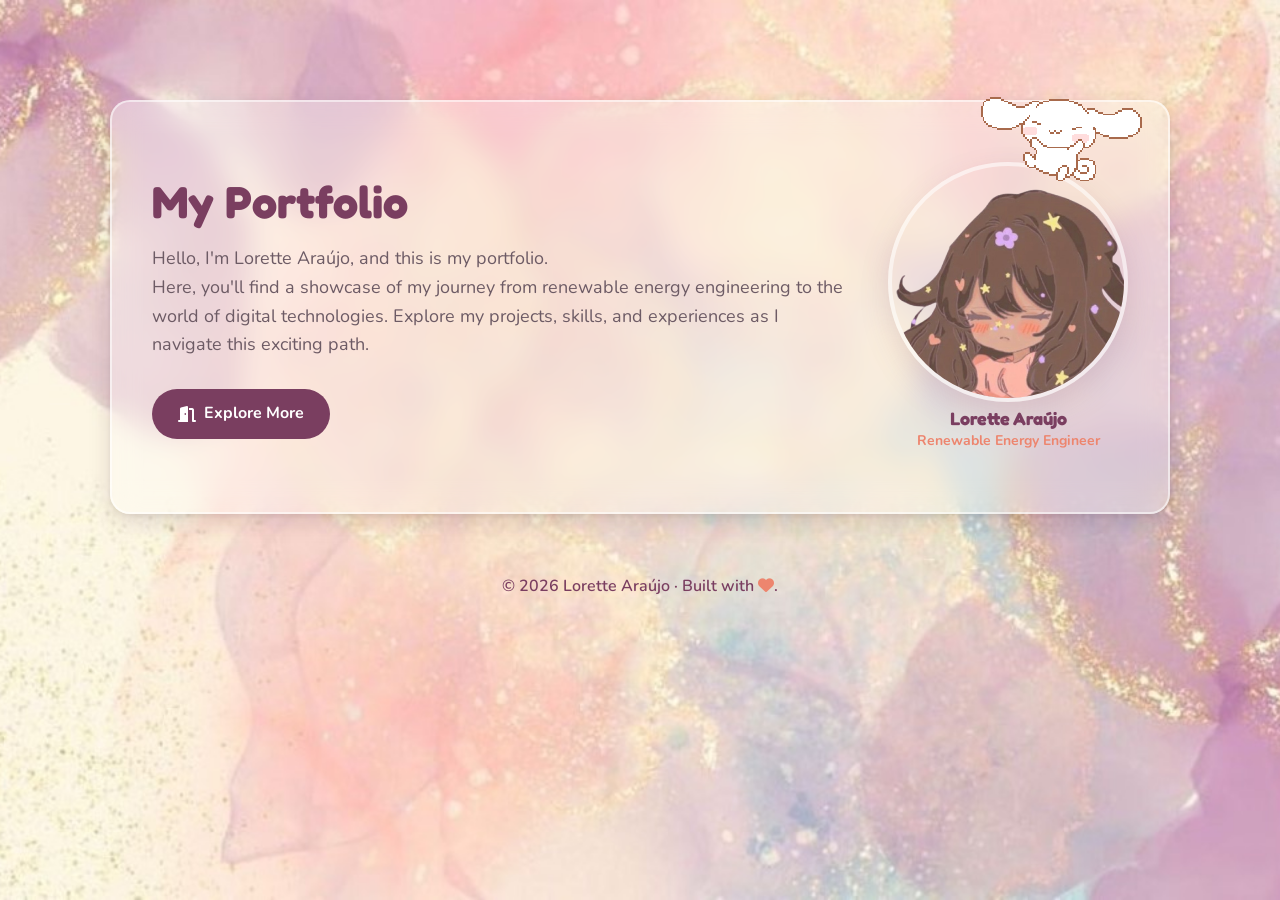
<file: M8_Front-end_&_Inteligencia_Artificial/Lorette/index.html>
<!DOCTYPE html>
<html lang="en">
<head>
  <meta charset="UTF-8">
  <meta name="viewport" content="width=device-width, initial-scale=1.0">
  <meta name="description" content="Welcome to Lorette Araújo's portfolio. Explore her journey from renewable energy engineering to digital technologies.">
  <title>Lorette Araújo | Portfolio</title>
  <link rel="icon" type="image/png" href="images/hibiscus_logo.png">

  <link rel="preconnect" href="https://fonts.googleapis.com">
  <link rel="preconnect" href="https://fonts.gstatic.com" crossorigin>
  <link href="https://fonts.googleapis.com/css2?family=Fredoka:wght@400;600;700&family=Nunito:wght@400;600;700;800&family=Quicksand:wght@500;600;700&display=swap" rel="stylesheet">
  <link rel="stylesheet" href="https://cdnjs.cloudflare.com/ajax/libs/font-awesome/6.4.0/css/all.min.css">
  <link rel="stylesheet" href="style.css">
</head>
<body class="landing-page">
  <main class="container">
    <section class="hero-section" aria-labelledby="welcome-title">
      <div class="interactive-cat">
        <img src="images/bunny.gif" alt="Animated pixel-art bunny">
      </div>
      <div class="hero-content">
        <h1 id="welcome-title">My Portfolio</h1>
        <p class="hero-subtitle">
          Hello, I'm Lorette Araújo, and this is my portfolio. <br> Here, you'll find a showcase of my journey from renewable energy engineering to the world of digital technologies. Explore my projects, skills, and experiences as I navigate this exciting path.
        </p>
        <div class="hero-actions">
          <a href="portfolio.html" class="btn primary-btn">
            <i class="fa-solid fa-door-open" aria-hidden="true"></i>
            Explore More
          </a>
        </div>
      </div>
      <div class="hero-profile-column">
        <div class="hero-profile">
          <img src="images/avatars.png" alt="Portrait of Lorette Araújo">
        </div>
        <div class="hero-profile-details">
          <h2>Lorette Araújo</h2>
          <p>Renewable Energy Engineer</p>
        </div>
      </div>
    </section>
  </main>

  <footer class="footer">
    <p>© 2026 Lorette Araújo · Built with <i class="fa-solid fa-heart" aria-hidden="true"></i>.</p>
  </footer>

  <script src="script.js"></script>
</body>
</html>
</file>
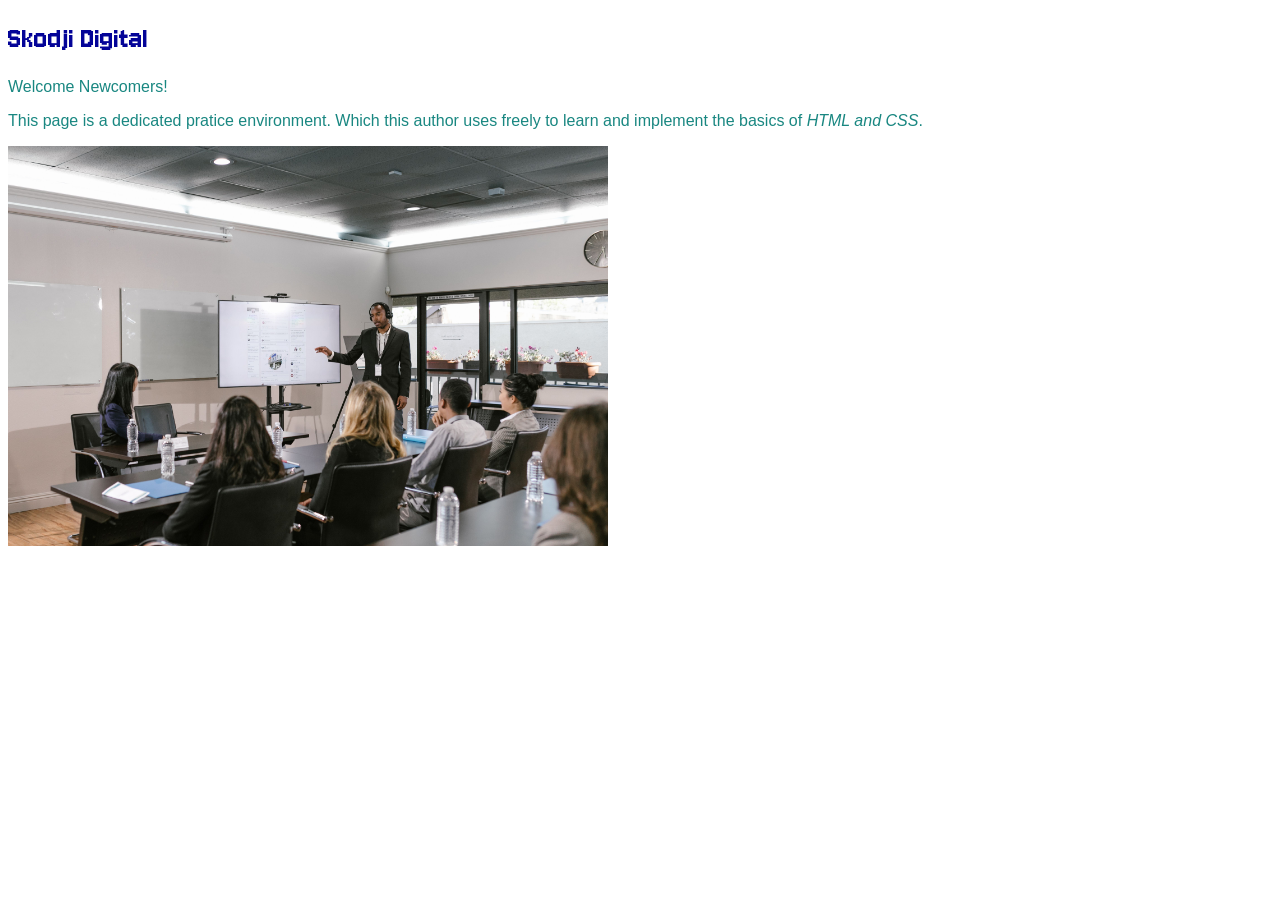
<file: M8_Front-end_&_Inteligencia_Artificial/Sessao3/index.html>
<!DOCTYPE html>
<html lang="en">
<head>
    <meta charset="UTF-8">
    <meta name="viewport" content="width=device-width, initial-scale=1.0">
    <title>Skodji Digital</title>
    <link rel="stylesheet" href="style.css">
    <link rel="preconnect" href="https://fonts.googleapis.com">
    <link rel="preconnect" href="https://fonts.gstatic.com" crossorigin>
    <link href="https://fonts.googleapis.com/css2?family=Jersey+10&display=swap" rel="stylesheet">
</head>

<body>
    <h1>Skodji Digital</h1>
    <p>Welcome Newcomers!</p>
    <p>This page is a dedicated pratice environment. Which this author uses freely to learn and implement the basics of <em>HTML and CSS</em>.</p>
    <img src="./Imagens/formacao.jpg" alt="formação" width="600" height="400">

</body>
</html>
</file>
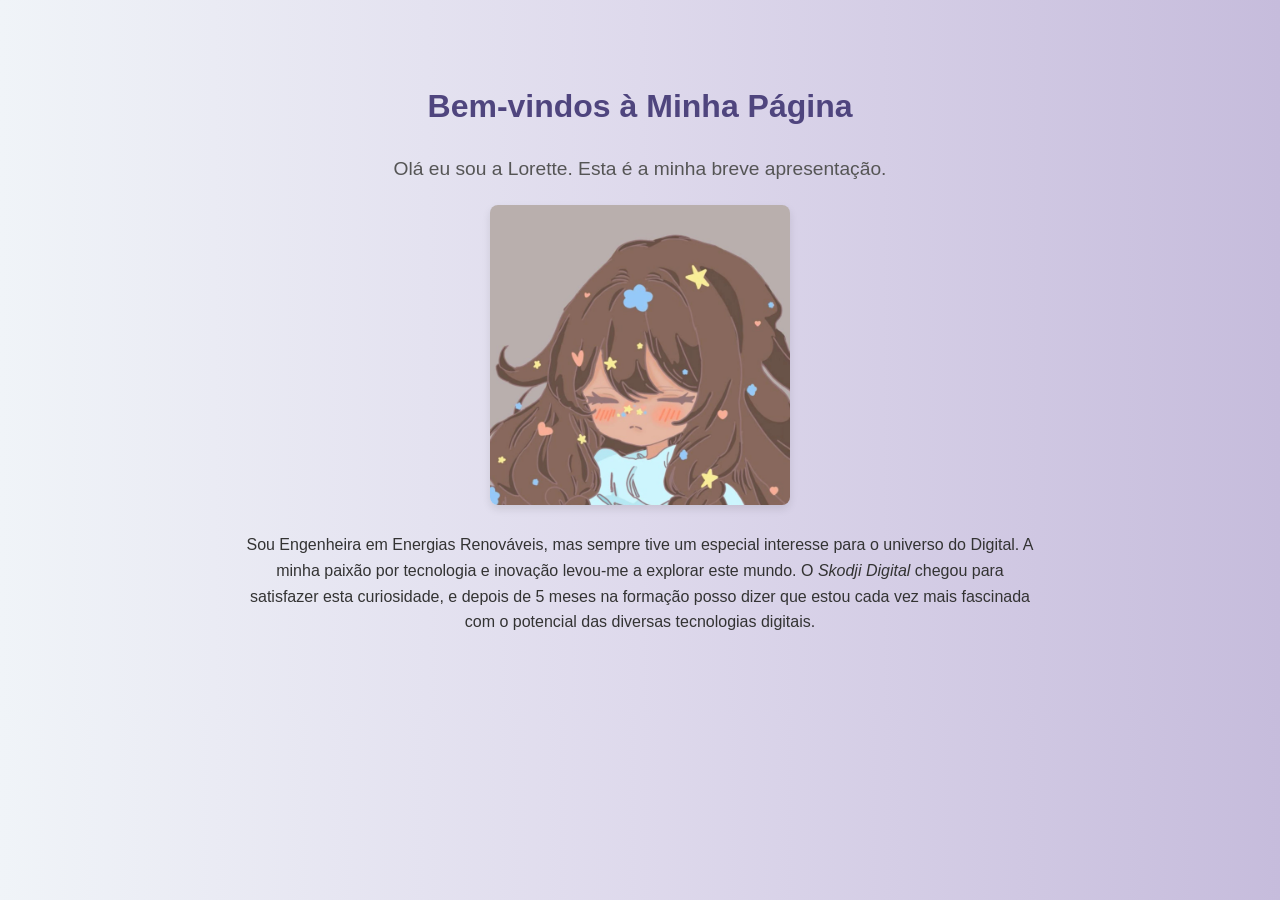
<file: M8_Front-end_&_Inteligencia_Artificial/Sessao4/index.html>
<!DOCTYPE html>
<html lang="pt">
<head>
    <meta charset="UTF-8">
    <meta name="viewport" content="width=device-width, initial-scale=1.0">
    <title>Minha Página de Introdução</title>
    <style>
        body {
            font-family: Arial, sans-serif;
            line-height: 1.6;
            max-width: 800px;
            margin: 40px auto;
            padding: 20px;
            color: #333;
            background-image: linear-gradient(to right, #f0f4f8, #ded9ec, #c6bcdc);
        }
        header h1 {
            color: #4f457e;
            text-align: center;
        }
        .intro {
            font-size: 1.2em;
            color: #555;
            margin-bottom: 20px;
        
        }
        .imagem-container {
            text-align: center;
            margin: 20px 0;
        }
        .imagem-container img {
            max-width: 100%;
            height: auto;
            border-radius: 8px;
            box-shadow: 0 4px 8px rgba(0,0,0,0.1);
        }
        p {
            text-align: center;
        }
    </style>
</head>
<body>

    <!-- Título Principal -->
    <header>
        <h1>Bem-vindos à Minha Página</h1>
    </header>

    <main>
        <!-- Secção de Introdução -->
        <section class="intro">
            <p> Olá eu sou a Lorette. Esta é a minha breve apresentação.
        </section>

        <!-- Foto / Imagem -->
        <div class="imagem-container">
            <img src="images/Lablue.jpeg" alt="Imagem de Perfil" width="300" height="300">
        </div>

        <!-- Texto Principal -->
        <section class="conteudo">
            <p>
                Sou Engenheira em Energias Renováveis, mas sempre tive um especial interesse para o universo do Digital. A minha paixão por tecnologia e inovação levou-me a explorar este mundo. O <em>Skodji Digital</em> chegou para satisfazer esta curiosidade, e depois de 5 meses na formação posso dizer que estou cada vez mais fascinada com o potencial das diversas tecnologias digitais.
            </p>
        </section>
    </main>

</body>
</html>
</file>
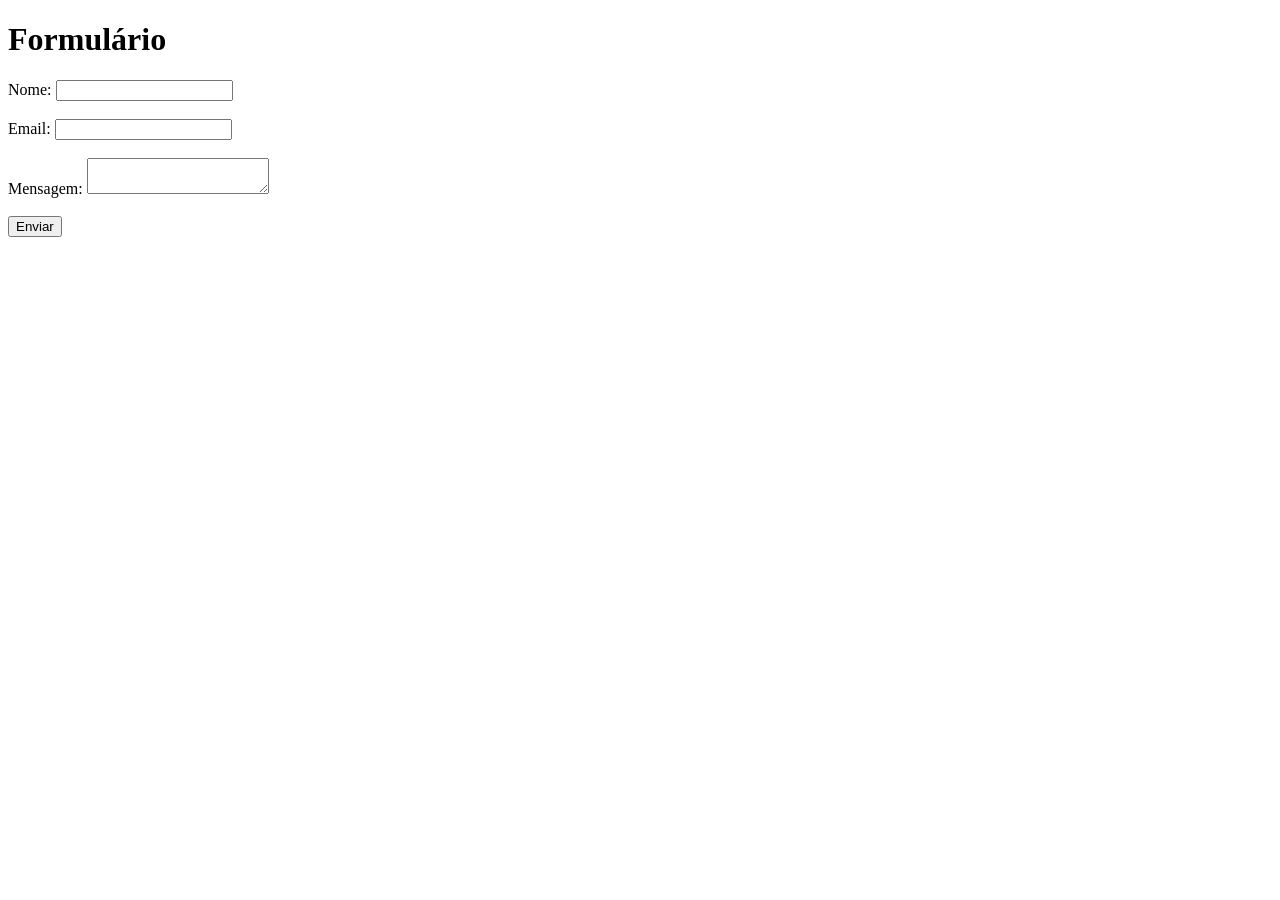
<file: M8_Front-end_&_Inteligencia_Artificial/Sessao5/index.html>
<!DOCTYPE html>
<html lang="en">
<head>
    <meta charset="UTF-8">
    <meta name="viewport" content="width=device-width, initial-scale=1.0">
    <title>Formulário</title>
</head>
<body>
    <h1>Formulário</h1>
    <form>
        <label for="nome">Nome:</label>
        <input type="text" id="nome" name="nome" required>
        <br>
        <br>
        <label for="email">Email:</label>
        <input type="email" id="email" name="email" required>
        <br>
        <br>
        <label for="mensagem">Mensagem:</label>
        <textarea id="mensagem" name="mensagem" required></textarea>
        <br>
        <br>
        <button a href="sobre.html" type="submit">Enviar</button>
    </form>
</body>
</html>
</file>
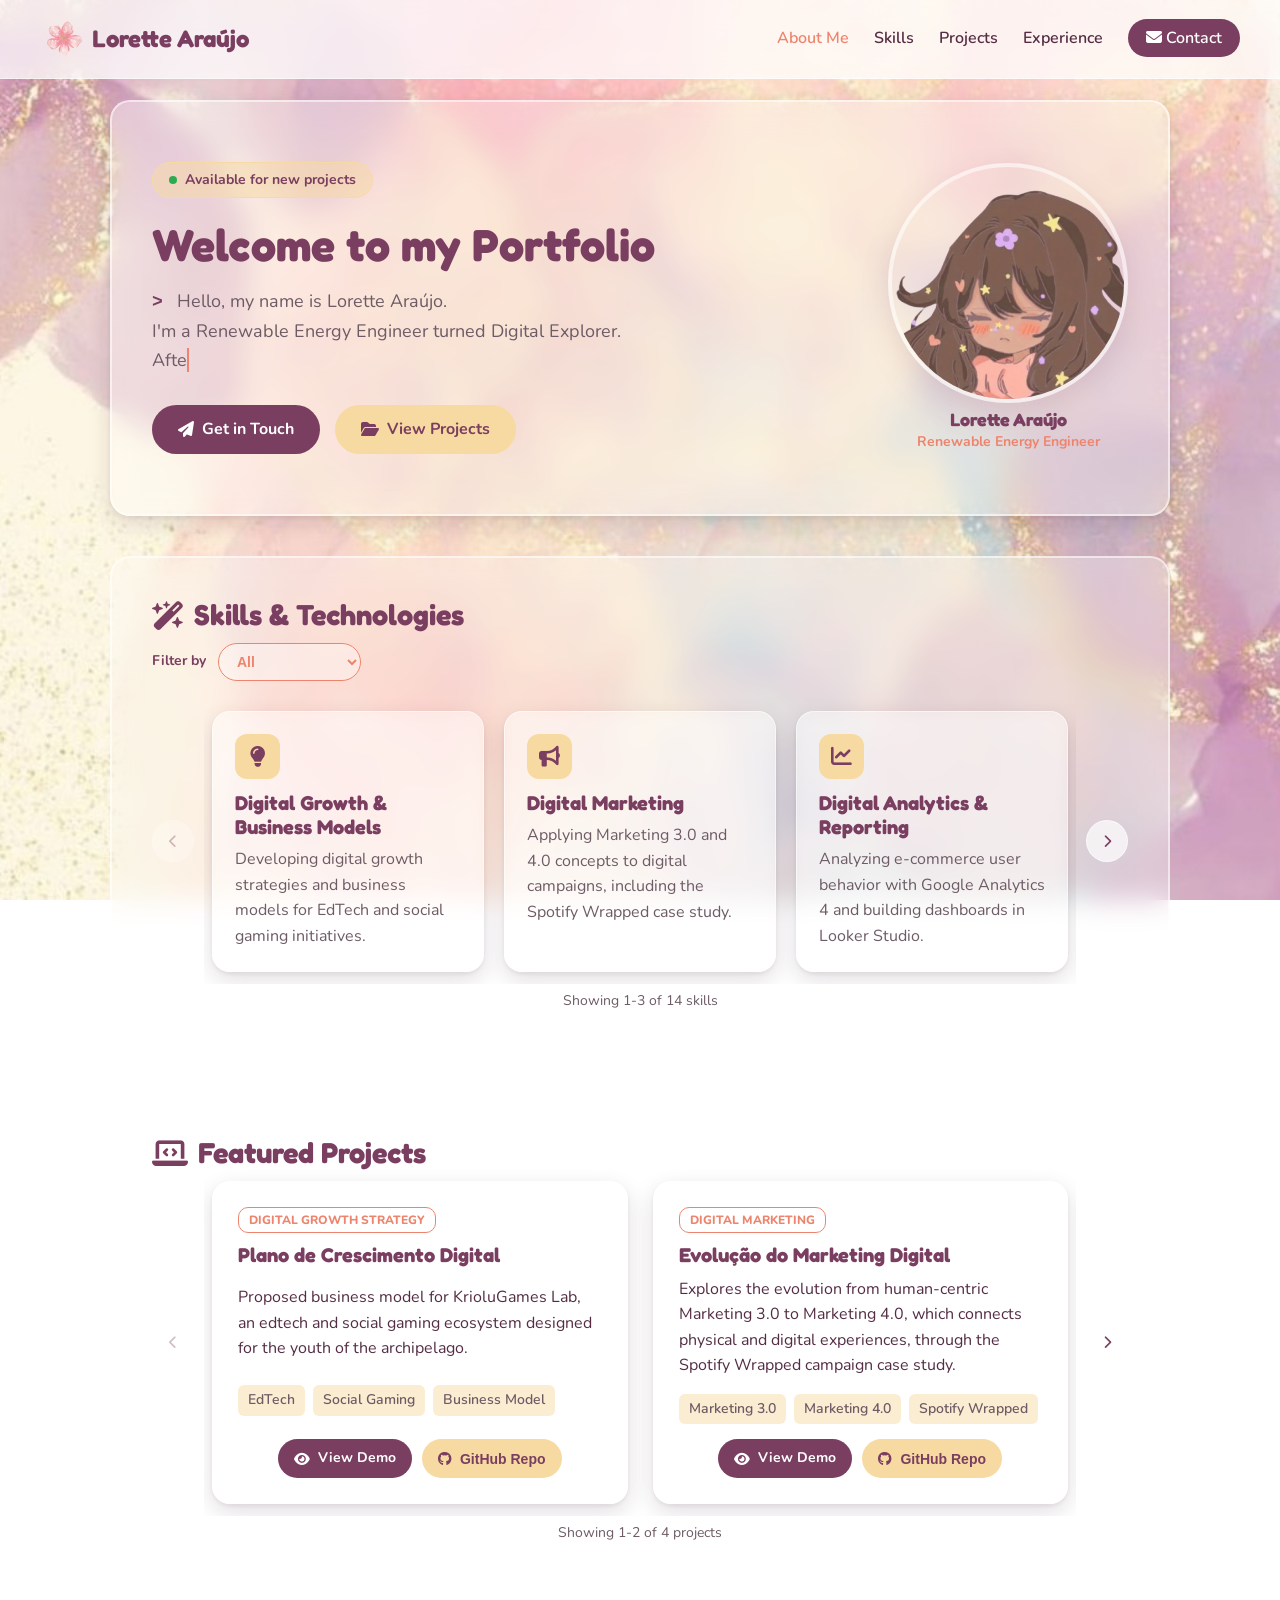
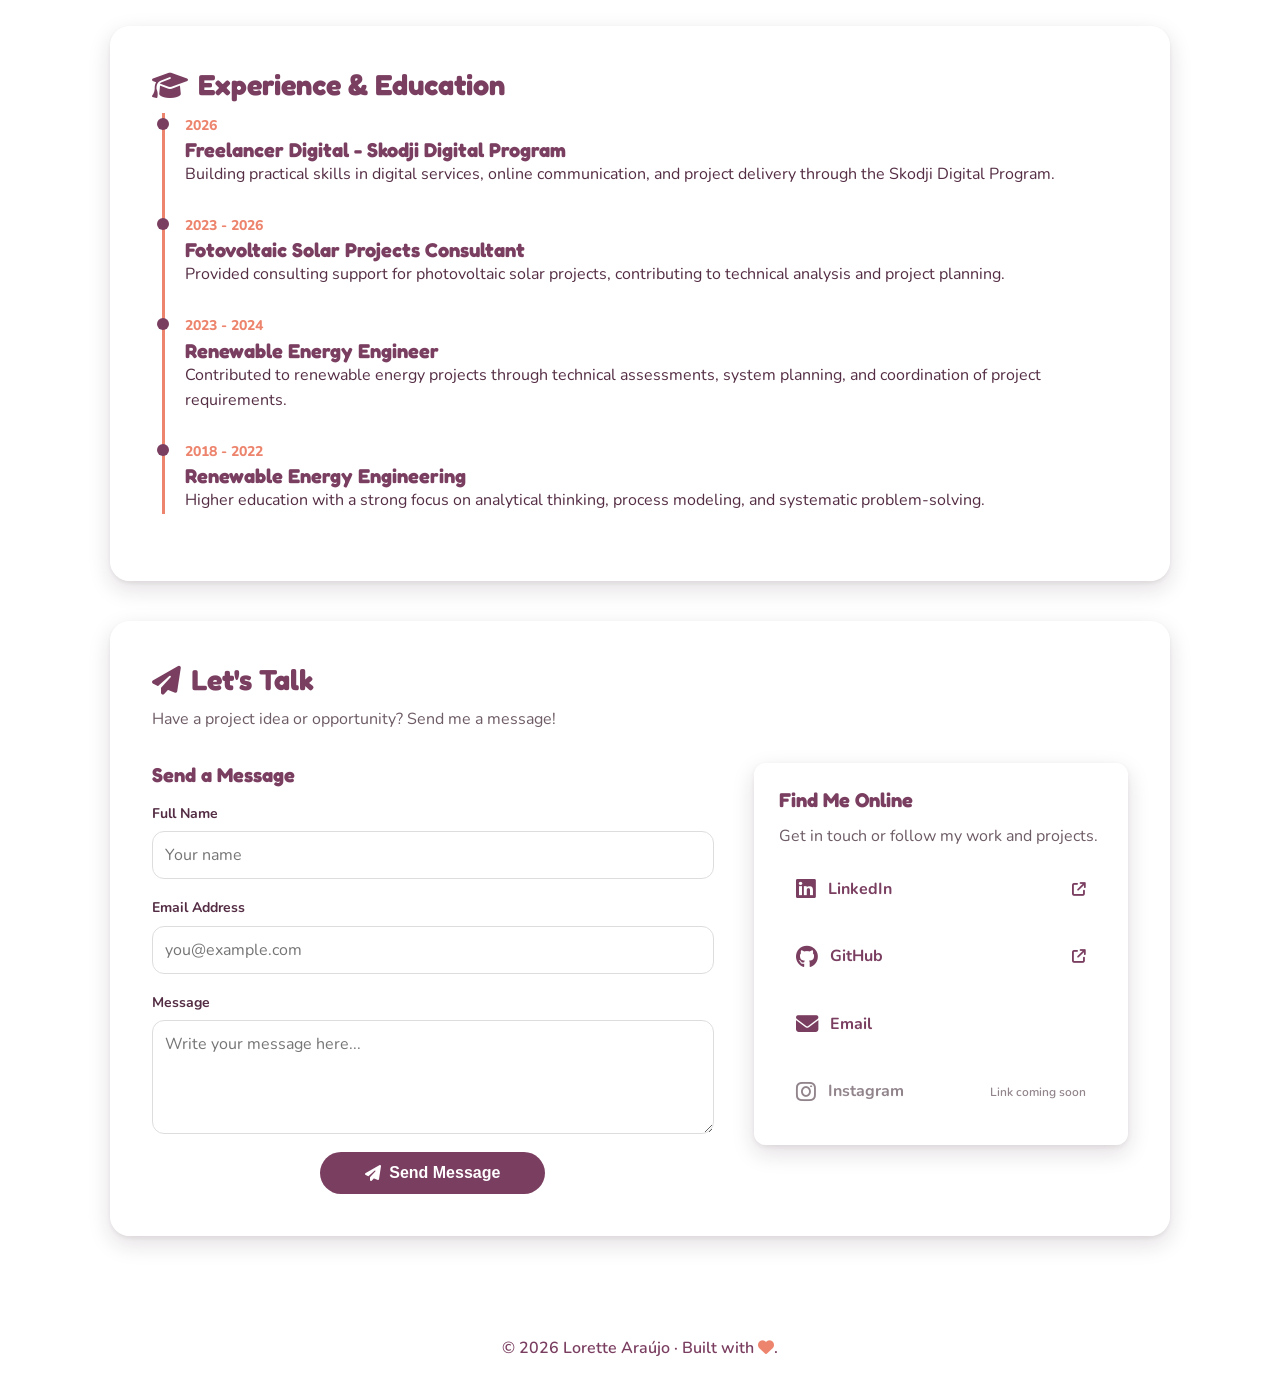
<file: M8_Front-end_&_Inteligencia_Artificial/Lorette/portfolio.html>
<!DOCTYPE html>
<html lang="en">
<head>
  <meta charset="UTF-8">
  <meta name="viewport" content="width=device-width, initial-scale=1.0">
  <title>Lorette Araújo | Portfolio</title>
  <link rel="icon" type="image/png" href="images/hibiscus_logo.png">

  <!-- Google Fonts & FontAwesome Icons -->
  <link rel="preconnect" href="https://fonts.googleapis.com">
  <link rel="preconnect" href="https://fonts.gstatic.com" crossorigin>
  <link href="https://fonts.googleapis.com/css2?family=Fredoka:wght@400;600;700&family=Nunito:wght@400;600;700;800&family=Quicksand:wght@500;600;700&display=swap" rel="stylesheet">
  <link rel="stylesheet" href="https://cdnjs.cloudflare.com/ajax/libs/font-awesome/6.4.0/css/all.min.css">

  <link rel="stylesheet" href="style.css">
</head>
<body>

  <!-- Navigation -->
  <nav class="navbar" aria-label="Main navigation">
    <a class="logo" href="index.html" aria-label="Lorette Araújo home">
      <img src="images/hibiscus_logo.png" alt="" aria-hidden="true">
      <span>Lorette Araújo</span>
    </a>
    <button class="navbar-menu-toggle" type="button" aria-label="Open navigation menu" aria-controls="navLinks" aria-expanded="false">
      <i class="fa-solid fa-bars" aria-hidden="true"></i>
    </button>
    <button class="nav-backdrop" type="button" aria-label="Close navigation menu"></button>
    <ul class="nav-links" id="navLinks">
      <li><a href="#sobre">About Me</a></li>
      <li><a href="#habilidades">Skills</a></li>
      <li><a href="#projetos">Projects</a></li>
      <li><a href="#experiencia">Experience</a></li>
      <li><a href="#contacto" class="nav-btn"><i class="fa-solid fa-envelope"></i> Contact</a></li>
    </ul>
  </nav>

  <main class="container">
    <!-- Hero Section -->
    <section id="sobre" class="hero-section">
      <div class="hero-content">
        <div class="badge-status">
          <span class="status-dot"></span> Available for new projects
        </div>
        <h1>Welcome to my Portfolio</h1>
        <p class="hero-subtitle" aria-label="Hello, my name is Lorette Araújo. I'm a Renewable Energy Engineer turned Digital Explorer. After years of designing and implementing solar energy projects in Cape Verde, I'm diving deep into AI literacy, remote work, and continuous skill-building. I'm using this profile to document my progress, celebrate milestones, and share what I learn along the way. Great to have you here.">
          <span class="typing-prompt" aria-hidden="true">&gt;</span>
          <span class="typing-text" aria-hidden="true">Hello, my name is Lorette Araújo. I'm a Renewable Energy Engineer turned Digital Explorer. After years of designing and implementing solar energy projects in Cape Verde, I'm diving deep into AI literacy, remote work, and continuous skill-building. I'm using this profile to document my progress, celebrate milestones, and share what I learn along the way. Great to have you here.</span>
        </p>
        <div class="hero-actions">
          <a href="#contacto" class="btn primary-btn"><i class="fa-solid fa-paper-plane"></i> Get in Touch</a>
          <a href="#projetos" class="btn secondary-btn"><i class="fa-solid fa-folder-open"></i> View Projects</a>
        </div>
      </div>
      <div class="hero-profile-column">
        <div class="hero-profile">
          <img src="images/avatars.png" alt="Profile photo of Lorette Araújo">
        </div>
        <div class="hero-profile-details">
          <h2>Lorette Araújo</h2>
          <p>Renewable Energy Engineer</p>
        </div>
      </div>
    </section>

    <!-- Skills & Expertise -->
    <section id="habilidades" class="section-card">
      <h2 class="section-title"><i class="fa-solid fa-wand-magic-sparkles"></i> Skills & Technologies</h2>
            
      <div class="skills-filter">
        <label for="skills-filter-select">Filter by</label>
        <select id="skills-filter-select" class="skills-filter-select">
          <option value="all">All</option>
          <option value="tech">Technical</option>
          <option value="soft">Interpersonal</option>
          <option value="extra">Additional</option>
        </select>
      </div>

      <div class="skills-carousel">
        <button class="skills-arrow skills-arrow-prev" type="button" aria-label="Previous skills" disabled>
          <i class="fa-solid fa-chevron-left" aria-hidden="true"></i>
        </button>
        <div class="skills-viewport">
          <div class="skills-grid" aria-live="polite">
        <!-- Technical Skills -->
        <article class="skill-card" data-category="tech">
            <div class="skill-icon"><i class="fa-solid fa-lightbulb"></i></div>
            <h3>Digital Growth & Business Models</h3>
            <p>Developing digital growth strategies and business models for EdTech and social gaming initiatives.</p>
        </article>

        <article class="skill-card" data-category="tech">
            <div class="skill-icon"><i class="fa-solid fa-bullhorn"></i></div>
            <h3>Digital Marketing</h3>
            <p>Applying Marketing 3.0 and 4.0 concepts to digital campaigns, including the Spotify Wrapped case study.</p>
        </article>

        <article class="skill-card" data-category="tech">
          <div class="skill-icon"><i class="fa-solid fa-chart-line"></i></div>
          <h3>Digital Analytics & Reporting</h3>
          <p>Analyzing e-commerce user behavior with Google Analytics 4 and building dashboards in Looker Studio.</p>
        </article>

        <article class="skill-card" data-category="tech">
            <div class="skill-icon"><i class="fa-brands fa-html5"></i></div>
            <h3>HTML / CSS & Responsive Design</h3>
            <p>Semantic structure, web accessibility, and flexible responsive layouts for all screen sizes.</p>
        </article>

        <article class="skill-card" data-category="tech">
            <div class="skill-icon"><i class="fa-brands fa-js"></i></div>
            <h3>JavaScript & API Integration</h3>
            <p>Building interactive web experiences with JavaScript and integrating external APIs.</p>
        </article>

        <article class="skill-card" data-category="tech">
            <div class="skill-icon"><i class="fa-brands fa-git-alt"></i></div>
            <h3>Version Control (Git & GitHub)</h3>
            <p>Structured workflows, change tracking, and collaborative source code management.</p>
        </article>

        <!-- Soft Skills -->
        <article class="skill-card" data-category="soft">
          <div class="skill-icon"><i class="fa-solid fa-comments"></i></div>
          <h3>Proactive Communication</h3>
          <p>Clearly presenting technical solutions and aligning requirements with users and teams.</p>
        </article>

        <article class="skill-card" data-category="soft">
          <div class="skill-icon"><i class="fa-solid fa-puzzle-piece"></i></div>
          <h3>Problem-Solving</h3>
          <p>An analytical, structured approach to breaking complex challenges into simple, effective solutions.</p>
        </article>

        <article class="skill-card" data-category="soft">
          <div class="skill-icon"><i class="fa-solid fa-magnifying-glass"></i></div>
          <h3>Attention to Detail</h3>
          <p>Careful visual refinement and consistency in spacing, typography, and design implementation.</p>
        </article>

        <article class="skill-card" data-category="soft">
          <div class="skill-icon"><i class="fa-solid fa-list-check"></i></div>
          <h3>Organization & Management</h3>
          <p>Planning development stages, managing deadlines, and maintaining documented workflows.</p>
        </article>

        <article class="skill-card" data-category="soft">
          <div class="skill-icon"><i class="fa-solid fa-lightbulb"></i></div>
          <h3>Creativity & Innovation</h3>
          <p>Developing original, engaging approaches to improve the overall user experience.</p>
        </article>

        <!-- Additional Skills -->
        <article class="skill-card" data-category="extra">
          <div class="skill-icon"><i class="fa-solid fa-cloud"></i></div>
          <h3>Cloud Deployment</h3>
          <p>Knowledge of web hosting, automation, and continuous application deployment on cloud platforms.</p>
        </article>

        <article class="skill-card" data-category="extra">
          <div class="skill-icon"><i class="fa-solid fa-chart-line"></i></div>
          <h3>SEO Principles</h3>
          <p>Search engine optimization, data structuring, and page load time improvements.</p>
        </article>

        <article class="skill-card" data-category="extra">
          <div class="skill-icon"><i class="fa-solid fa-palette"></i></div>
          <h3>UI / UX Design</h3>
          <p>Creating intuitive prototypes, harmonious color palettes, and user-centered information architecture.</p>
        </article>
          </div>
        </div>
        <button class="skills-arrow skills-arrow-next" type="button" aria-label="Next skills">
          <i class="fa-solid fa-chevron-right" aria-hidden="true"></i>
        </button>
      </div>
      <p class="skills-page-status" aria-live="polite"></p>
    </section>

    <!-- Projects -->
    <section id="projetos" class="section-card">
      <h2 class="section-title"><i class="fa-solid fa-laptop-code"></i> Featured Projects</h2>
      <div class="projects-carousel">
        <button class="projects-arrow projects-arrow-prev" type="button" aria-label="Previous projects" disabled>
          <i class="fa-solid fa-chevron-left" aria-hidden="true"></i>
        </button>
        <div class="projects-viewport">
          <div class="projects-grid" aria-live="polite">
        <article class="project-card">
          <div class="project-header">
            <span class="project-tag">Digital Growth Strategy</span>
            <h3>Plano de Crescimento Digital</h3>
          </div>
          <p>Proposed business model for KrioluGames Lab, an edtech and social gaming ecosystem designed for the youth of the archipelago.</p>
          <div class="project-techs">
            <span>EdTech</span>
            <span>Social Gaming</span>
            <span>Business Model</span>
          </div>
          <div class="project-actions">
            <a class="btn primary-btn sm" href="docs/Plano%20de%20Crescimento%20Digital_Lorette%20Ara%C3%BAjo.pdf" target="_blank" rel="noopener noreferrer">
              <i class="fa-solid fa-eye" aria-hidden="true"></i> View Demo
            </a>
            <button class="btn secondary-btn sm" type="button" disabled>
              <i class="fa-brands fa-github" aria-hidden="true"></i> GitHub Repo
            </button>
          </div>
        </article>
        <article class="project-card">
          <div class="project-header">
            <span class="project-tag">Digital Marketing</span>
            <h3>Evolução do Marketing Digital</h3>
          </div>
          <p>Explores the evolution from human-centric Marketing 3.0 to Marketing 4.0, which connects physical and digital experiences, through the Spotify Wrapped campaign case study.</p>
          <div class="project-techs">
            <span>Marketing 3.0</span>
            <span>Marketing 4.0</span>
            <span>Spotify Wrapped</span>
          </div>
          <div class="project-actions">
            <a class="btn primary-btn sm" href="docs/Evolu%C3%A7%C3%A3o%20do%20Marketing%20Digital_Lorette%20Ara%C3%BAjo.pdf" target="_blank" rel="noopener noreferrer">
              <i class="fa-solid fa-eye" aria-hidden="true"></i> View Demo
            </a>
            <button class="btn secondary-btn sm" type="button" disabled>
              <i class="fa-brands fa-github" aria-hidden="true"></i> GitHub Repo
            </button>
          </div>
        </article>
        <article class="project-card">
          <div class="project-header">
            <span class="project-tag">Data Analytics</span>
            <h3>Live Data Dashboard</h3>
          </div>
          <p>An interactive dashboard built in Google Data Studio (now Looker Studio) using GA4 data to analyze user behavior on the Google Merch Shop e-commerce store.</p>
          <div class="project-techs">
            <span>Google Analytics 4</span>
            <span>Looker Studio</span>
          </div>
          <div class="project-actions">
            <a class="btn primary-btn sm" href="https://datastudio.google.com/reporting/cd7ec0a6-06ed-4018-837d-088318e049c7" target="_blank" rel="noopener noreferrer">
              <i class="fa-solid fa-eye" aria-hidden="true"></i> View Demo
            </a>
            <button class="btn secondary-btn sm" type="button" disabled>
              <i class="fa-brands fa-github" aria-hidden="true"></i> GitHub Repo
            </button>
          </div>
        </article>
        <article class="project-card">
          <div class="project-header">
            <span class="project-tag">Web Design</span>
            <h3>LABLUE'S | Pixel Space</h3>
          </div>
          <p>A responsive landing page and portfolio showcasing a pixel-art aesthetic, custom typography, and animated visual elements.</p>
          <div class="project-techs">
            <span>HTML5</span>
            <span>CSS3</span>
            <span>JavaScript</span>
          </div>
          <div class="project-actions">
            <a class="btn primary-btn sm" href="../Lablue/landing_page.html" target="_blank" rel="noopener noreferrer">
              <i class="fa-solid fa-eye" aria-hidden="true"></i> View Demo
            </a>
            <a class="btn secondary-btn sm" href="https://github.com/lablu3s/Portfolio/tree/main/M8_Front-end_%26_Inteligencia_Artificial/Lablue" target="_blank" rel="noopener noreferrer">
              <i class="fa-brands fa-github" aria-hidden="true"></i> GitHub Repo
            </a>
          </div>
        </article>
        </div>
        </div>
        <button class="projects-arrow projects-arrow-next" type="button" aria-label="Next projects" disabled>
          <i class="fa-solid fa-chevron-right" aria-hidden="true"></i>
        </button>
      </div>
      <p class="projects-page-status" aria-live="polite"></p>
    </section>

    <!-- Experience -->
    <section id="experiencia" class="section-card">
      <h2 class="section-title"><i class="fa-solid fa-graduation-cap"></i> Experience & Education</h2>
      <div class="timeline">
        <div class="timeline-item">
          <span class="timeline-date">2026</span>
          <h3>Freelancer Digital - Skodji Digital Program</h3>
          <p>Building practical skills in digital services, online communication, and project delivery through the Skodji Digital Program.</p>
        </div>
        <div class="timeline-item">
          <span class="timeline-date">2023 - 2026</span>
          <h3>Fotovoltaic Solar Projects Consultant</h3>
          <p>Provided consulting support for photovoltaic solar projects, contributing to technical analysis and project planning.</p>
        </div>
        <div class="timeline-item">
          <span class="timeline-date">2023 - 2024</span>
          <h3>Renewable Energy Engineer</h3>
          <p>Contributed to renewable energy projects through technical assessments, system planning, and coordination of project requirements.</p>
        </div>
        <div class="timeline-item">
          <span class="timeline-date">2018 - 2022</span>
          <h3>Renewable Energy Engineering</h3>
          <p>Higher education with a strong focus on analytical thinking, process modeling, and systematic problem-solving.</p>
        </div>
      </div>
    </section>

    <!-- Contact -->
    <section id="contacto" class="section-card">
      <h2 class="section-title"><i class="fa-solid fa-paper-plane"></i> Let's Talk</h2>
      <p class="section-desc">Have a project idea or opportunity? Send me a message!</p>

      <div class="contact-grid">
        <div class="contact-form-column">
          <h3>Send a Message</h3>
          <form id="contactForm" class="contact-form">
            <div class="form-group">
              <label for="name">Full Name</label>
              <input type="text" id="name" required placeholder="Your name">
            </div>
            <div class="form-group">
              <label for="email">Email Address</label>
              <input type="email" id="email" required placeholder="you@example.com">
            </div>
            <div class="form-group">
              <label for="message">Message</label>
              <textarea id="message" rows="4" required placeholder="Write your message here..."></textarea>
            </div>
            <button type="submit" class="btn primary-btn"><i class="fa-solid fa-paper-plane"></i> Send Message</button>
          </form>
        </div>

        <aside class="contact-socials">
          <h3>Find Me Online</h3>
          <p>Get in touch or follow my work and projects.</p>
          <a class="social-link" href="https://cv.linkedin.com/in/lorette-ara%C3%BAjo-70708317b" target="_blank" rel="noopener noreferrer">
            <i class="fa-brands fa-linkedin" aria-hidden="true"></i>
            <span>LinkedIn</span>
            <i class="fa-solid fa-arrow-up-right-from-square social-link-arrow" aria-hidden="true"></i>
          </a>
          <a class="social-link" href="https://github.com/lablu3s" target="_blank" rel="noopener noreferrer">
            <i class="fa-brands fa-github" aria-hidden="true"></i>
            <span>GitHub</span>
            <i class="fa-solid fa-arrow-up-right-from-square social-link-arrow" aria-hidden="true"></i>
          </a>
          <a class="social-link" href="mailto:ellenlory16@gmail.com">
            <i class="fa-solid fa-envelope" aria-hidden="true"></i>
            <span>Email</span>
          </a>
          <div class="social-link social-link-unavailable" aria-label="Instagram: link not available yet">
            <i class="fa-brands fa-instagram" aria-hidden="true"></i>
            <span>Instagram</span>
            <span class="social-link-note">Link coming soon</span>
          </div>
        </aside>
      </div>
    </section>
  </main>

  <footer class="footer">
    <p>© 2026 Lorette Araújo · Built with <i class="fa-solid fa-heart"></i>.</p>
  </footer>

  <script src="script.js"></script>
</body>
</html>
</file>
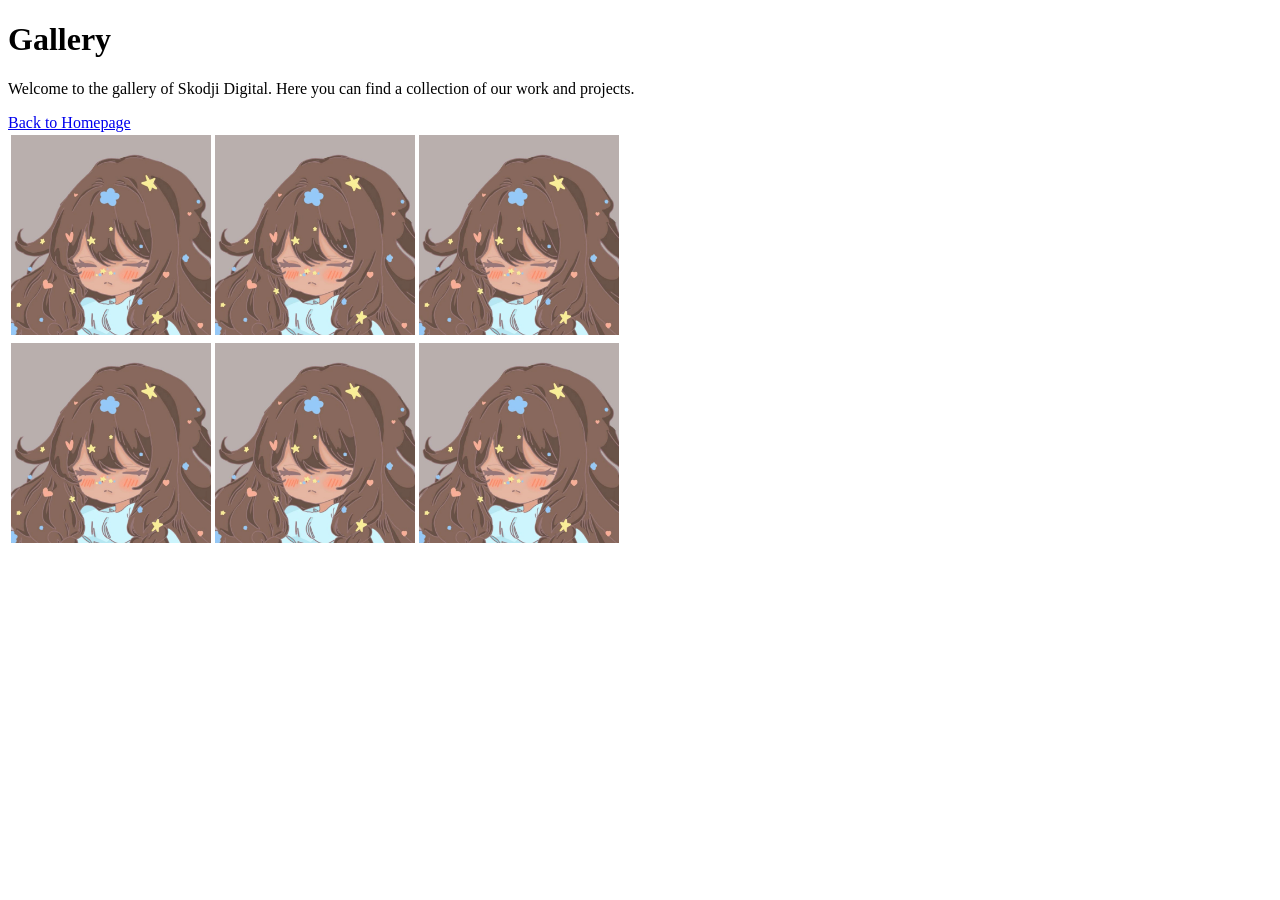
<file: M8_Front-end_&_Inteligencia_Artificial/Sessao4/gallery.html>
<!DOCTYPE html>
<html lang="en">
<head>
    <meta charset="UTF-8">
    <meta name="viewport" content="width=device-width, initial-scale=1.0">
    <title>Skodji Digital - Gallery</title>
</head>
<body>
    <h1>Gallery</h1>
    <p>Welcome to the gallery of Skodji Digital. Here you can find a collection of our work and projects.</p>
    <a href="index_2.html">Back to Homepage</a>
    <br>

    <table>
        <tr>
            <td><a href="images/Lablue.jpeg" ><img src="images/Lablue.jpeg" alt="Project 1" width="200"></a></td>
            <td><a href="images/Lablue.jpeg" ><img src="images/Lablue.jpeg" alt="Project 2" width="200"></a></td>
            <td><a href="images/Lablue.jpeg" ><img src="images/Lablue.jpeg" alt="Project 3" width="200"></a></td>
        </tr> 
        
        <tr>
            <td><a href="images/Lablue.jpeg" ><img src="images/Lablue.jpeg" alt="Project 1" width="200"></a></td>
            <td><a href="images/Lablue.jpeg" ><img src="images/Lablue.jpeg" alt="Project 2" width="200"></a></td>
            <td><a href="images/Lablue.jpeg" ><img src="images/Lablue.jpeg" alt="Project 3" width="200"></a></td>
        </tr>
    </table>
</body>
</html>
</file>
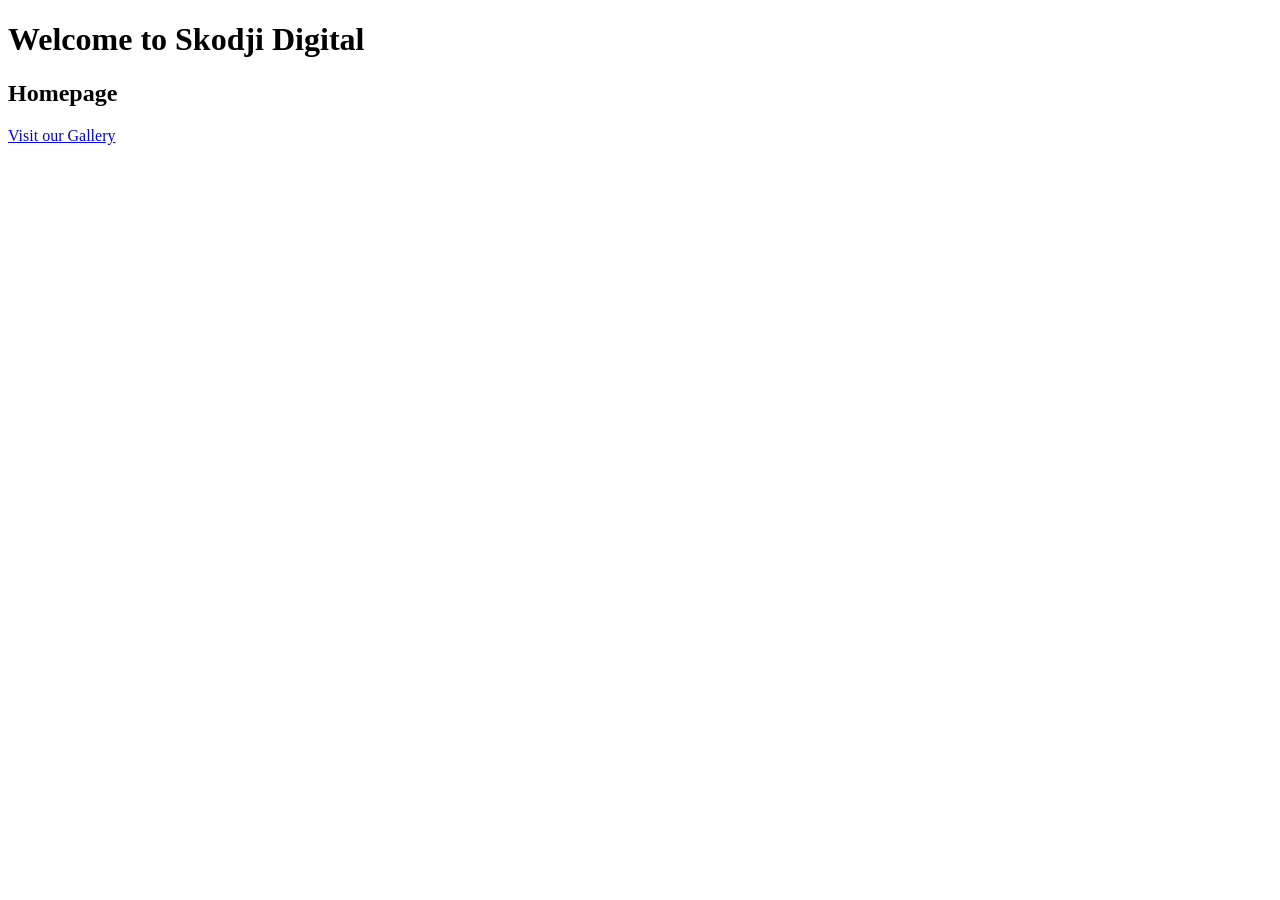
<file: M8_Front-end_&_Inteligencia_Artificial/Sessao4/index_2.html>
<!DOCTYPE html>
<html lang="en">
<head>
    <meta charset="UTF-8">
    <meta name="viewport" content="width=device-width, initial-scale=1.0">
    <title>Skodji Digital</title>
</head>
<body>
    <h1>Welcome to Skodji Digital</h1>
    <h2>Homepage</h2>
    <a href="Gallery.html">Visit our Gallery</a>
</body>
</html>
</file>
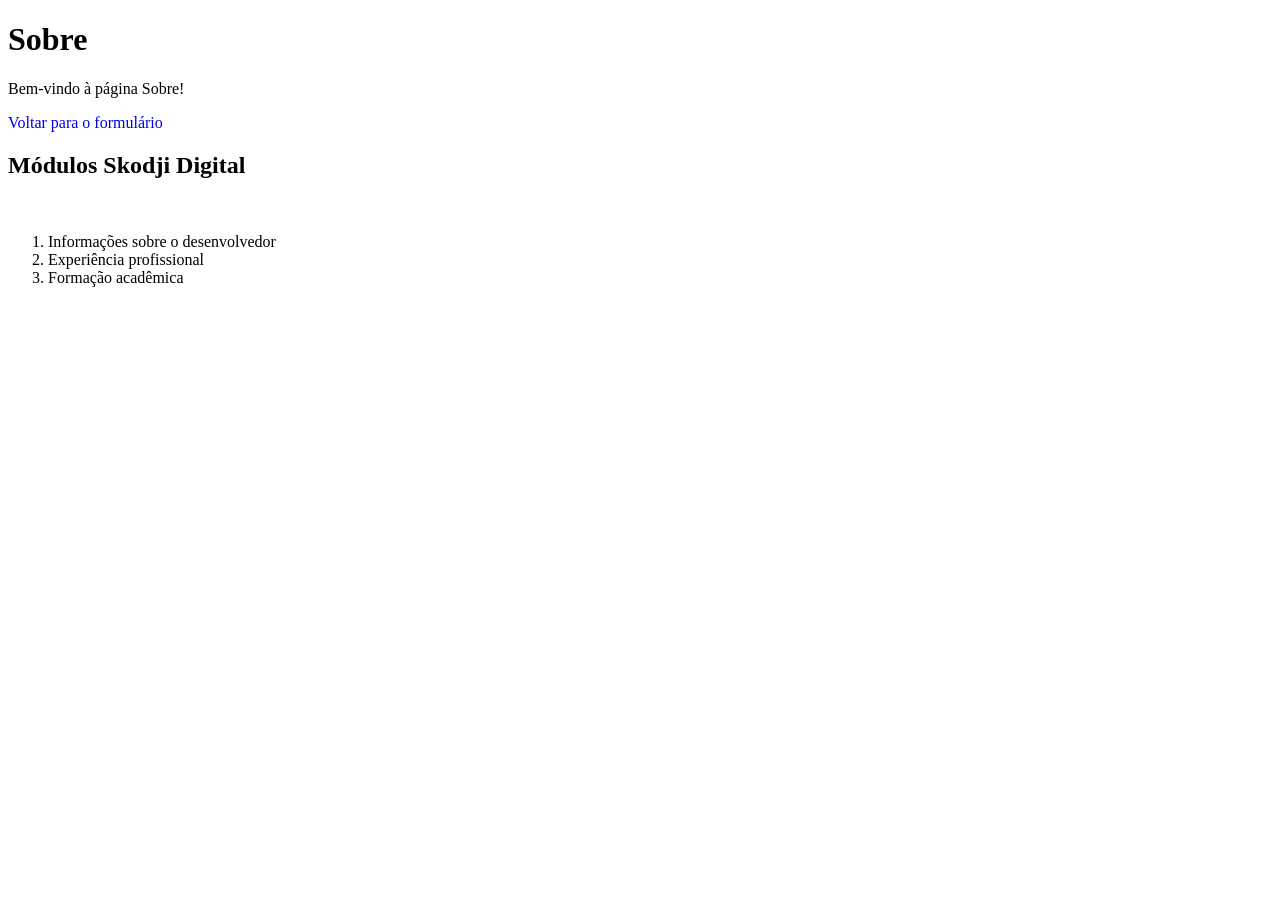
<file: M8_Front-end_&_Inteligencia_Artificial/Sessao5/sobre.html>
<!DOCTYPE html>
<html lang="en">
<head>
    <meta charset="UTF-8">
    <meta name="viewport" content="width=device-width, initial-scale=1.0">
    <title>Sobre</title>
</head>
<body>
    <h1>Sobre</h1>
    <p>Bem-vindo à página Sobre!</p>
    <a href="index.html" style="text-decoration: none;">Voltar para o formulário</a>
    <br>
    <h2>Módulos Skodji Digital</h2>
    <br>
    <ol>
        <li>Informações sobre o desenvolvedor</li>
        <li>Experiência profissional</li>
        <li>Formação acadêmica</li>
    </ol>
</body>
</html>
</file>
<file: M8_Front-end_&_Inteligencia_Artificial/Lorette/style.css>
/* ==========================================================================
   PALETA DE CORES (60:30:10) & DEFINIÇÕES GERAIS
   60% Fundo Dominante: Imagem aquarela (3.jpg) + sobreposição suave
   30% Estrutura/Pêssego: #ED856E & #F7DAA1 (Gradiente / Destaques suaves)
   10% Acento/Contraste: #7A3E60 (Ameixa / Texto Principal / Botões)
   ========================================================================== */

:root {
  --primary-accent: #7A3E60;       /* 10% Acento escuro para legibilidade */
  --primary-hover: #5d2f49;
  --secondary-bg: #F7DAA1;         /* 30% Amarelo/Dourado pastel */
  --secondary-hover: #f6e5c3;
  --coral-accent: #ED856E;          /* 30% Pêssego/Coral */
  --text-dark: #542d44;
  --text-light: #6d5b65;
  --card-glass: rgba(255, 255, 255, 0.32);
  --card-border: rgba(255, 255, 255, 0.55);
  --card-blur: 14px;
  --card-shadow: 0 8px 22px rgba(58, 26, 45, 0.144), 0 2px 5px rgba(58, 26, 45, 0.072);
  --radius-lg: 20px;
  --radius-md: 12px;
  --shadow: 0 10px 30px rgba(122, 62, 96, 0.08);
  --font-size-xs: 0.75rem;
  --font-size-sm: 0.875rem;
  --font-size-base: 1rem;
  --font-size-lg: 1.125rem;
  --font-size-xl: 1.25rem;
  --font-size-section-title: clamp(1.4rem, 3vw, 1.8rem);
  --font-size-display: clamp(2rem, 4vw, 2.8rem);
  --font-size-brand: 1.5rem;
  --font-weight-medium: 600;
  --font-weight-bold: 700;
  --font-weight-heavy: 800;
  --line-height-body: 1.6;
  --line-height-heading: 1.2;
}

* {
  margin: 0;
  padding: 0;
  box-sizing: border-box;
}

body {
  font-family: 'Nunito', sans-serif;
  font-size: var(--font-size-base);
  color: var(--text-dark);
  line-height: var(--line-height-body);
  background: url('images/3.jpg') no-repeat center center fixed;
  background-size: cover;
  min-height: 100vh;
}

h1, h2, h3 {
  font-family: 'Fredoka', cursive;
  color: var(--primary-accent);
  font-weight: var(--font-weight-bold);
  line-height: var(--line-height-heading);
}

h1 {
  font-size: var(--font-size-display);
}

h2 {
  font-size: var(--font-size-section-title);
}

h3 {
  font-size: var(--font-size-xl);
}

p {
  line-height: var(--line-height-body);
}

a {
  text-decoration: none;
  color: inherit;
}

.container {
  max-width: 1100px;
  margin: 0 auto;
  padding: 100px 20px 40px;
}

/* Navbar Glassmorphism */
.navbar {
  position: fixed;
  top: 0;
  left: 0;
  right: 0;
  z-index: 1000;
  display: flex;
  justify-content: space-between;
  align-items: center;
  padding: 15px 40px;
  background: rgba(255, 255, 255, 0.75);
  backdrop-filter: blur(12px);
  border-bottom: 1px solid rgba(255, 255, 255, 0.5);
}

.logo {
  display: inline-flex;
  align-items: center;
  gap: 4px;
  font-family: 'Fredoka', cursive;
  font-size: var(--font-size-brand);
  font-weight: var(--font-weight-bold);
  color: var(--primary-accent);
}

.logo img {
  width: 48px;
  height: 48px;
  object-fit: contain;
}

.nav-links {
  display: flex;
  list-style: none;
  gap: 25px;
  align-items: center;
}

.navbar-menu-toggle,
.nav-backdrop {
  display: none;
}

.nav-links a {
  font-weight: var(--font-weight-medium);
  color: var(--text-dark);
  transition: color 0.3s ease;
}

.nav-links a:hover {
  color: var(--coral-accent);
}

.nav-links a.is-active {
  color: var(--coral-accent);
}

.nav-btn {
  background: var(--primary-accent);
  color: #fff !important;
  padding: 8px 18px;
  border-radius: 20px;
  transition: transform 0.2s ease, background 0.3s ease !important;
}

.nav-btn:hover {
  background: var(--primary-hover) !important;
  transform: translateY(-2px);
}

.nav-btn.is-active {
  background: var(--primary-hover);
  transform: translateY(-2px);
}

/* Hero Section */
.hero-section {
  scroll-margin-top: 100px;
  position: relative;
  display: flex;
  align-items: center;
  gap: 40px;
  background: var(--card-glass);
  backdrop-filter: blur(var(--card-blur));
  -webkit-backdrop-filter: blur(var(--card-blur));
  border: 2px solid var(--card-border);
  border-radius: var(--radius-lg);
  padding: 60px 40px;
  margin-bottom: 40px;
  box-shadow: var(--card-shadow);
  text-align: left;
}

.interactive-cat {
  position: absolute;
  top: -58px;
  right: 24px;
  z-index: 1;
  width: 165px;
  cursor: pointer;
  animation: lorette-cat-float 3s ease-in-out infinite;
}

.interactive-cat img {
  display: block;
  width: 100%;
  height: auto;
  image-rendering: pixelated;
  transition: transform 0.2s ease, filter 0.2s ease;
}

.interactive-cat:hover img {
  transform: scale(1.2) translateY(-6px);
  filter: drop-shadow(0 5px 8px rgba(122, 62, 96, 0.25));
}

@keyframes lorette-cat-float {
  0%, 100% {
    transform: translateY(0);
  }
  50% {
    transform: translateY(-6px);
  }
}

@media (prefers-reduced-motion: reduce) {
  .interactive-cat {
    animation: none;
  }

  .interactive-cat img {
    transition: none;
  }

  .interactive-cat:hover img {
    transform: none;
  }
}

.hero-content {
  flex: 1;
  min-width: 0;
}

.hero-profile-column {
  flex: 0 0 240px;
  display: flex;
  flex-direction: column;
  align-items: center;
  gap: 6px;
}

.hero-profile {
  width: 240px;
  aspect-ratio: 1;
  overflow: hidden;
  border: 4px solid var(--card-border);
  border-radius: 50%;
  box-shadow: 0 12px 30px rgba(122, 62, 96, 0.16);
}

.hero-profile-details {
  width: 100%;
  padding: 0 8px;
  text-align: center;
}

.hero-profile-details h2 {
  font-size: var(--font-size-lg);
}

.hero-profile-details p {
  color: var(--coral-accent);
  font-size: var(--font-size-sm);
  font-weight: var(--font-weight-bold);
}

.hero-profile img {
  display: block;
  width: 100%;
  height: 100%;
  object-fit: cover;
}

.badge-status {
  display: inline-flex;
  align-items: center;
  gap: 8px;
  background: rgba(247, 218, 161, 0.5);
  border: 1px solid var(--secondary-bg);
  color: var(--primary-accent);
  padding: 6px 16px;
  border-radius: 20px;
  font-size: var(--font-size-sm);
  font-weight: var(--font-weight-bold);
  margin-bottom: 20px;
}

.status-dot {
  width: 8px;
  height: 8px;
  background-color: #2eab51;
  border-radius: 50%;
  display: inline-block;
  animation: status-dot-pulse 1.5s ease-in-out infinite;
}

@keyframes status-dot-pulse {
  50% {
    opacity: 0.35;
    box-shadow: 0 0 0 5px rgba(39, 174, 96, 0.18);
  }
}

@media (prefers-reduced-motion: reduce) {
  .status-dot {
    animation: none;
  }
}

.hero-section h1 {
  margin-bottom: 15px;
}

.hero-subtitle {
  font-size: var(--font-size-lg);
  color: var(--text-light);
  max-width: 750px;
  margin: 0 0 30px;
}

.typing-prompt {
  margin-right: 0.5em;
  color: var(--primary-accent);
  font-family: monospace;
  font-weight: var(--font-weight-heavy);
}

.typing-text.is-typing {
  border-right: 2px solid var(--coral-accent);
  animation: typing-caret 0.75s step-end infinite;
}

@keyframes typing-caret {
  50% {
    border-color: transparent;
  }
}

@media (prefers-reduced-motion: reduce) {
  .typing-text.is-typing {
    border-right: 0;
    animation: none;
  }
}

.hero-actions {
  display: flex;
  gap: 15px;
  justify-content: flex-start;
  flex-wrap: wrap;
}

/* Botões Globais */
.btn {
  display: inline-flex;
  align-items: center;
  gap: 8px;
  padding: 12px 26px;
  border-radius: 30px;
  font-weight: var(--font-weight-bold);
  cursor: pointer;
  border: none;
  transition: all 0.3s ease;
  font-size: var(--font-size-base);
}

.primary-btn {
  background: var(--primary-accent);
  color: #fff;
}

.primary-btn:hover {
  background: var(--primary-hover);
  transform: translateY(-2px);
  box-shadow: 0 6px 15px rgba(122, 62, 96, 0.25);
}

.secondary-btn {
  background: var(--secondary-bg);
  color: var(--primary-accent);
  }

.secondary-btn:hover {
  background: var(--secondary-hover);
  transform: translateY(-2px);
}

.btn.sm {
  padding: 8px 16px;
  font-size: var(--font-size-sm);
}

/* Cartões de Secção */
.section-card {
  scroll-margin-top: 100px;
  background: var(--card-glass);
  backdrop-filter: blur(var(--card-blur));
  -webkit-backdrop-filter: blur(var(--card-blur));
  border: 2px solid var(--card-border);
  border-radius: var(--radius-lg);
  padding: 40px;
  margin-bottom: 40px;
  box-shadow: var(--card-shadow);
}

#habilidades.section-card,
#projetos.section-card {
  box-shadow: none;
}

.section-title {
  font-size: var(--font-size-section-title);
  margin-bottom: 10px;
  display: flex;
  align-items: center;
  gap: 10px;
}

.section-desc {
  color: var(--text-light);
  margin-bottom: 30px;
}

/* Filtros e Grelha de Habilidades */
.skills-filter {
  display: flex;
  align-items: center;
  gap: 12px;
  margin-bottom: 30px;
}

.skills-filter label {
  color: var(--primary-accent);
  font-size: var(--font-size-sm);
  font-weight: var(--font-weight-bold);
}

.skills-filter-select {
  min-width: 80px;
  padding: 9px 18px 9px 14px;
  border: 1px solid var(--coral-accent);
  color: var(--coral-accent);
  border-radius: 20px;
  background-color: rgba(255, 255, 255, 0.344);
  font-size: var(--font-size-sm);
  font-weight: var(--font-weight-bold);
  cursor: pointer;
}

.skills-filter-select:focus-visible {
  outline: 2px solid var(--primary-accent);
  outline-offset: 2px;
}

.skills-grid {
  display: flex;
  gap: 20px;
  transition: transform 0.45s cubic-bezier(0.22, 0.68, 0, 1);
  will-change: transform;
}

.skills-viewport {
  min-width: 0;
  overflow: hidden;
  padding: 12px 8px;
  margin: -12px -8px;
}

.skill-card {
  flex: 0 0 calc((100% - 40px) / 3);
}

.skills-carousel {
  display: grid;
  grid-template-columns: auto minmax(0, 1fr) auto;
  align-items: center;
  gap: 18px;
}

.skills-arrow {
  display: inline-flex;
  align-items: center;
  justify-content: center;
  width: 42px;
  height: 42px;
  border: 1px solid var(--card-border);
  border-radius: 50%;
  background: rgba(255, 255, 255, 0.7);
  color: var(--primary-accent);
  cursor: pointer;
  transition: transform 0.2s ease, background 0.2s ease, opacity 0.2s ease;
}

.skills-arrow:hover:not(:disabled) {
  transform: scale(1.08);
  background: #fff;
}

.skills-arrow:focus-visible {
  outline: 2px solid var(--primary-accent);
  outline-offset: 3px;
}

.skills-arrow:disabled {
  opacity: 0.35;
  cursor: not-allowed;
}

.skills-page-status {
  margin-top: 18px;
  color: var(--text-light);
  font-size: var(--font-size-sm);
  text-align: center;
}

.skill-card[hidden] {
  display: none;
}

.skill-card {
  background: rgba(255, 255, 255, 0.344);
  backdrop-filter: blur(8px);
  -webkit-backdrop-filter: blur(8px);
  border: 1px solid var(--card-border);
  padding: 22px;
  border-radius: 18px;
  box-shadow: var(--card-shadow);
  transition: box-shadow 0.3s ease, border-color 0.3s ease;
}

.skill-card:hover {
  border-color: var(--coral-accent);
  box-shadow: 0 12px 26px rgba(237, 133, 110, 0.22);
}

.skill-icon {
  width: 45px;
  height: 45px;
  background: var(--secondary-bg);
  color: var(--primary-accent);
  border-radius: 12px;
  display: flex;
  align-items: center;
  justify-content: center;
  font-size: 1.3rem;
  margin-bottom: 12px;
  transition: transform 0.3s cubic-bezier(0.2, 0.8, 0.2, 1), box-shadow 0.3s ease;
}

.skill-card:hover .skill-icon {
  transform: translateY(-3px);
  box-shadow: 0 6px 14px rgba(122, 62, 96, 0.18);
}

.skill-card h3 {
  margin-bottom: 8px;
}

.skill-card p {
  color: var(--text-light);
}

@media (prefers-reduced-motion: reduce) {
  .skill-card,
  .skill-icon {
    transition: none;
  }

  .skill-card:hover,
  .skill-card:hover .skill-icon {
    transform: none;
  }
}

/* Projetos */
.projects-carousel {
  display: grid;
  grid-template-columns: auto minmax(0, 1fr) auto;
  align-items: center;
  gap: 18px;
}

.projects-grid {
  display: flex;
  gap: 25px;
  transition: transform 0.45s cubic-bezier(0.22, 0.68, 0, 1);
  will-change: transform;
}

.projects-viewport {
  min-width: 0;
  overflow: hidden;
  padding: 12px 8px;
  margin: -12px -8px;
}

.project-card {
  flex: 0 0 calc((100% - 25px) / 2);
}

.projects-arrow {
  display: inline-flex;
  align-items: center;
  justify-content: center;
  width: 42px;
  height: 42px;
  border: 1px solid var(--card-border);
  border-radius: 50%;
  background: rgba(255, 255, 255, 0.7);
  color: var(--primary-accent);
  cursor: pointer;
  transition: transform 0.2s ease, background 0.2s ease, opacity 0.2s ease;
}

.projects-arrow:hover:not(:disabled) {
  transform: scale(1.08);
  background: #fff;
}

.projects-arrow:focus-visible {
  outline: 2px solid var(--primary-accent);
  outline-offset: 3px;
}

.projects-arrow:disabled {
  opacity: 0.35;
  cursor: not-allowed;
}

.projects-page-status {
  margin-top: 18px;
  color: var(--text-light);
  font-size: var(--font-size-sm);
  text-align: center;
}

.project-card[hidden] {
  display: none;
}

.project-card {
  background: rgba(255, 255, 255, 0.4);
  backdrop-filter: blur(8px);
  -webkit-backdrop-filter: blur(8px);
  border: 1px solid var(--card-border);
  border-radius: 18px;
  padding: 25px;
  display: flex;
  flex-direction: column;
  justify-content: space-between;
  box-shadow: var(--card-shadow);
  transition: box-shadow 0.3s ease, border-color 0.3s ease;
}

.project-card:hover {
  border-color: var(--coral-accent);
  box-shadow: 0 12px 26px rgba(237, 133, 110, 0.22);
}

@media (prefers-reduced-motion: reduce) {
  .skills-grid,
  .projects-grid {
    transition: none;
  }

  .skill-card,
  .skill-icon,
  .project-card {
    transition: none;
  }

  .skill-card:hover,
  .skill-card:hover .skill-icon,
  .project-card:hover {
    transform: none;
  }
}

.project-tag {
  background: #ffffff00;
  color: var(--coral-accent);
  border: 1px solid var(--coral-accent);
  font-size: var(--font-size-xs);
  font-weight: var(--font-weight-heavy);
  padding: 4px 10px;
  border-radius: 10px;
  text-transform: uppercase;
}

.project-header h3 {
  margin: 10px 0;
}

.project-techs {
  display: flex;
  gap: 8px;
  margin: 15px 0;
  flex-wrap: wrap;
}

.project-actions {
  display: flex;
  justify-content: center;
  flex-wrap: wrap;
  gap: 10px;
}

.project-techs span {
  background: #f7daa17a;
  color: var(--text-light);
  padding: 4px 10px;
  border-radius: 6px;
  font-size: var(--font-size-sm);
  font-weight: var(--font-weight-medium);
}

/* Linha do Tempo */
.timeline {
  border-left: 3px solid var(--coral-accent);
  padding-left: 20px;
  margin-left: 10px;
}

.timeline-item {
  position: relative;
  margin-bottom: 25px;
}

.timeline-item::before {
  content: '';
  position: absolute;
  left: -28px;
  top: 5px;
  width: 12px;
  height: 12px;
  background: var(--primary-accent);
  border-radius: 50%;
}

.timeline-date {
  font-weight: var(--font-weight-heavy);
  color: var(--coral-accent);
  font-size: var(--font-size-sm);
}

/* Formulário de Contacto */
.contact-grid {
  display: grid;
  grid-template-columns: minmax(0, 1.5fr) minmax(220px, 1fr);
  gap: 40px;
  align-items: start;
}

.contact-form-column h3,
.contact-socials h3 {
  margin-bottom: 16px;
}

.contact-form {
  display: flex;
  flex-direction: column;
  gap: 18px;
}

.contact-form .primary-btn {
  align-self: center;
  width: 40%;
  justify-content: center;
}

.contact-socials {
  padding: 24px;
  border: 1px solid var(--card-border);
  border-radius: var(--radius-md);
  background: rgba(255, 255, 255, 0.2);
  box-shadow: var(--card-shadow);
}

.contact-socials p {
  color: var(--text-light);
  margin-bottom: 20px;
}

.contact-socials {
  display: flex;
  flex-direction: column;
  gap: 12px;
}

.contact-socials h3,
.contact-socials p {
  margin-bottom: 0;
}

.social-link {
  display: flex;
  align-items: center;
  gap: 12px;
  padding: 14px 16px;
  border: 1px solid var(--card-border);
  border-radius: var(--radius-md);
  background: rgba(255, 255, 255, 0.32);
  color: var(--primary-accent);
  font-weight: var(--font-weight-bold);
  text-decoration: none;
  transition: transform 0.2s ease, background 0.2s ease;
}

.social-link:hover {
  color: var(--primary-accent);
}

a.social-link:hover {
  transform: translateY(-2px);
  background: rgba(255, 255, 255, 0.75);
}

a.social-link:focus-visible {
  outline: 2px solid var(--primary-accent);
  outline-offset: 2px;
}

.social-link-unavailable {
  color: var(--text-light);
  opacity: 0.75;
}

.social-link > i:first-child {
  font-size: 1.4rem;
}

.social-link-arrow {
  margin-left: auto;
  font-size: 0.85rem;
}

.social-link-note {
  margin-left: auto;
  font-size: var(--font-size-xs);
  font-weight: var(--font-weight-medium);
}

.form-group {
  display: flex;
  flex-direction: column;
  gap: 6px;
}

.form-group label {
  font-weight: var(--font-weight-bold);
  font-size: var(--font-size-sm);
}

.form-group input, .form-group textarea {
  padding: 12px;
  border: 1px solid #ddd;
  border-radius: var(--radius-md);
  font-family: inherit;
  font-size: var(--font-size-base);
  outline: none;
  transition: border-color 0.3s ease;
}

.form-group input:focus, .form-group textarea:focus {
  border-color: var(--coral-accent);
}

/* Footer */
.footer {
  text-align: center;
  padding: 20px;
  color: var(--primary-accent);
  font-weight: var(--font-weight-medium);
}

.landing-page .container {
  padding-bottom: 12px;
}

.landing-page .footer {
  padding-top: 8px;
}

.footer i {
  color: var(--coral-accent);
}

/* Responsividade */
@media (max-width: 768px) {
  .navbar {
    padding: 15px 20px;
  }

  .navbar-menu-toggle {
    display: inline-flex;
    align-items: center;
    justify-content: center;
    width: 44px;
    height: 44px;
    border: 1px solid var(--card-border);
    border-radius: var(--radius-md);
    background: rgba(255, 255, 255, 0.65);
    color: var(--primary-accent);
    font-size: var(--font-size-xl);
    cursor: pointer;
    z-index: 1003;
  }

  .nav-backdrop {
    display: block;
    position: fixed;
    inset: 0;
    width: 100%;
    height: 100%;
    border: 0;
    background: rgba(58, 26, 45, 0.35);
    opacity: 0;
    visibility: hidden;
    transition: opacity 0.3s ease, visibility 0.3s ease;
    z-index: 1001;
  }

  .navbar.is-open .nav-backdrop {
    opacity: 1;
    visibility: visible;
  }

  .nav-links {
    position: fixed;
    top: 0;
    right: 0;
    display: flex;
    flex-direction: column;
    align-items: stretch;
    gap: 8px;
    width: min(82vw, 320px);
    height: 100vh;
    height: 100dvh;
    padding: 90px 24px 24px;
    background: rgba(255, 255, 255, 0.96);
    backdrop-filter: blur(18px);
    -webkit-backdrop-filter: blur(18px);
    box-shadow: -12px 0 30px rgba(58, 26, 45, 0.15);
    transform: translateX(105%);
    transition: transform 0.3s ease;
    z-index: 1002;
  }

  .navbar.is-open .nav-links {
    transform: translateX(0);
  }

  .nav-links li a {
    display: block;
    padding: 12px 14px;
    border-radius: var(--radius-md);
  }

  .nav-links li a:hover {
    background: rgba(237, 133, 110, 0.12);
  }

  .nav-links li a.is-active:not(.nav-btn) {
    background: rgba(237, 133, 110, 0.12);
  }

  .nav-links .nav-btn {
    margin-top: 8px;
    text-align: center;
  }
  .hero-section {
    flex-direction: column-reverse;
    gap: 28px;
    padding: 40px 24px;
    text-align: center;
  }
  .interactive-cat {
    top: -42px;
    right: 12px;
    width: clamp(126px, 33vw, 168px);
  }
  .hero-profile-column {
    flex-basis: 190px;
  }
  .hero-profile {
    width: 190px;
  }
  .hero-subtitle {
    margin-right: auto;
    margin-left: auto;
  }
  .hero-actions {
    justify-content: center;
  }
  .contact-grid {
    grid-template-columns: 1fr;
    gap: 32px;
  }
  .contact-form .primary-btn {
    width: 75%;
    max-width: 260px;
    min-height: 42px;
    padding: 10px 16px;
  }
  #habilidades.section-card {
    padding: 32px 22px;
  }
  .skills-filter {
    margin-bottom: 24px;
  }
  .skills-grid {
    gap: 14px;
  }
  .skills-carousel {
    gap: 10px;
  }
  .skills-arrow {
    width: 36px;
    height: 36px;
  }
  .skill-card {
    flex-basis: calc((100% - 14px) / 2);
    min-width: 0;
    padding: 18px;
  }
  .skill-card h3,
  .skill-card p {
    overflow-wrap: anywhere;
  }
  .projects-carousel {
    gap: 8px;
  }
  .projects-arrow {
    width: 34px;
    height: 34px;
  }
  .projects-grid {
    gap: 25px;
  }
  #projetos.section-card {
    padding: 32px 22px;
  }
  .project-card {
    flex-basis: 100%;
    min-width: 0;
    padding: 20px;
  }
  .project-actions .btn {
    flex: 1 1 auto;
    justify-content: center;
  }
  .project-techs span {
    overflow-wrap: anywhere;
  }
}

@media (max-width: 520px) {
  #habilidades.section-card {
    padding: 28px 16px;
  }

  .skills-filter-select {
    min-width: 0;
  }

  .skills-carousel {
    grid-template-columns: 30px minmax(0, 1fr) 30px;
    gap: 6px;
  }

  .skills-arrow {
    width: 30px;
    height: 30px;
  }

  .skills-grid {
    gap: 14px;
  }

  .skill-card {
    flex-basis: 100%;
    padding: 16px;
  }

  #projetos.section-card {
    padding: 28px 16px;
  }

  .projects-carousel {
    grid-template-columns: 30px minmax(0, 1fr) 30px;
    gap: 6px;
  }

  .projects-arrow {
    width: 30px;
    height: 30px;
  }

  .project-card {
    flex-basis: 100%;
    padding: 16px;
  }

  .project-actions {
    gap: 8px;
  }

  .project-actions .btn {
    padding: 8px 12px;
  }
}
</file>
<file: M8_Front-end_&_Inteligencia_Artificial/Sessao3/style.css>
h1 {color: rgb(4, 4, 152); 
    font-family: "Jersey 10", sans-serif;
    font-weight: 400;
    font-style: normal;
}
p {
    color: rgb(25, 135, 129);
    font-family: 'Inter', sans-serif;
    font-weight: 400;
}
</file>
